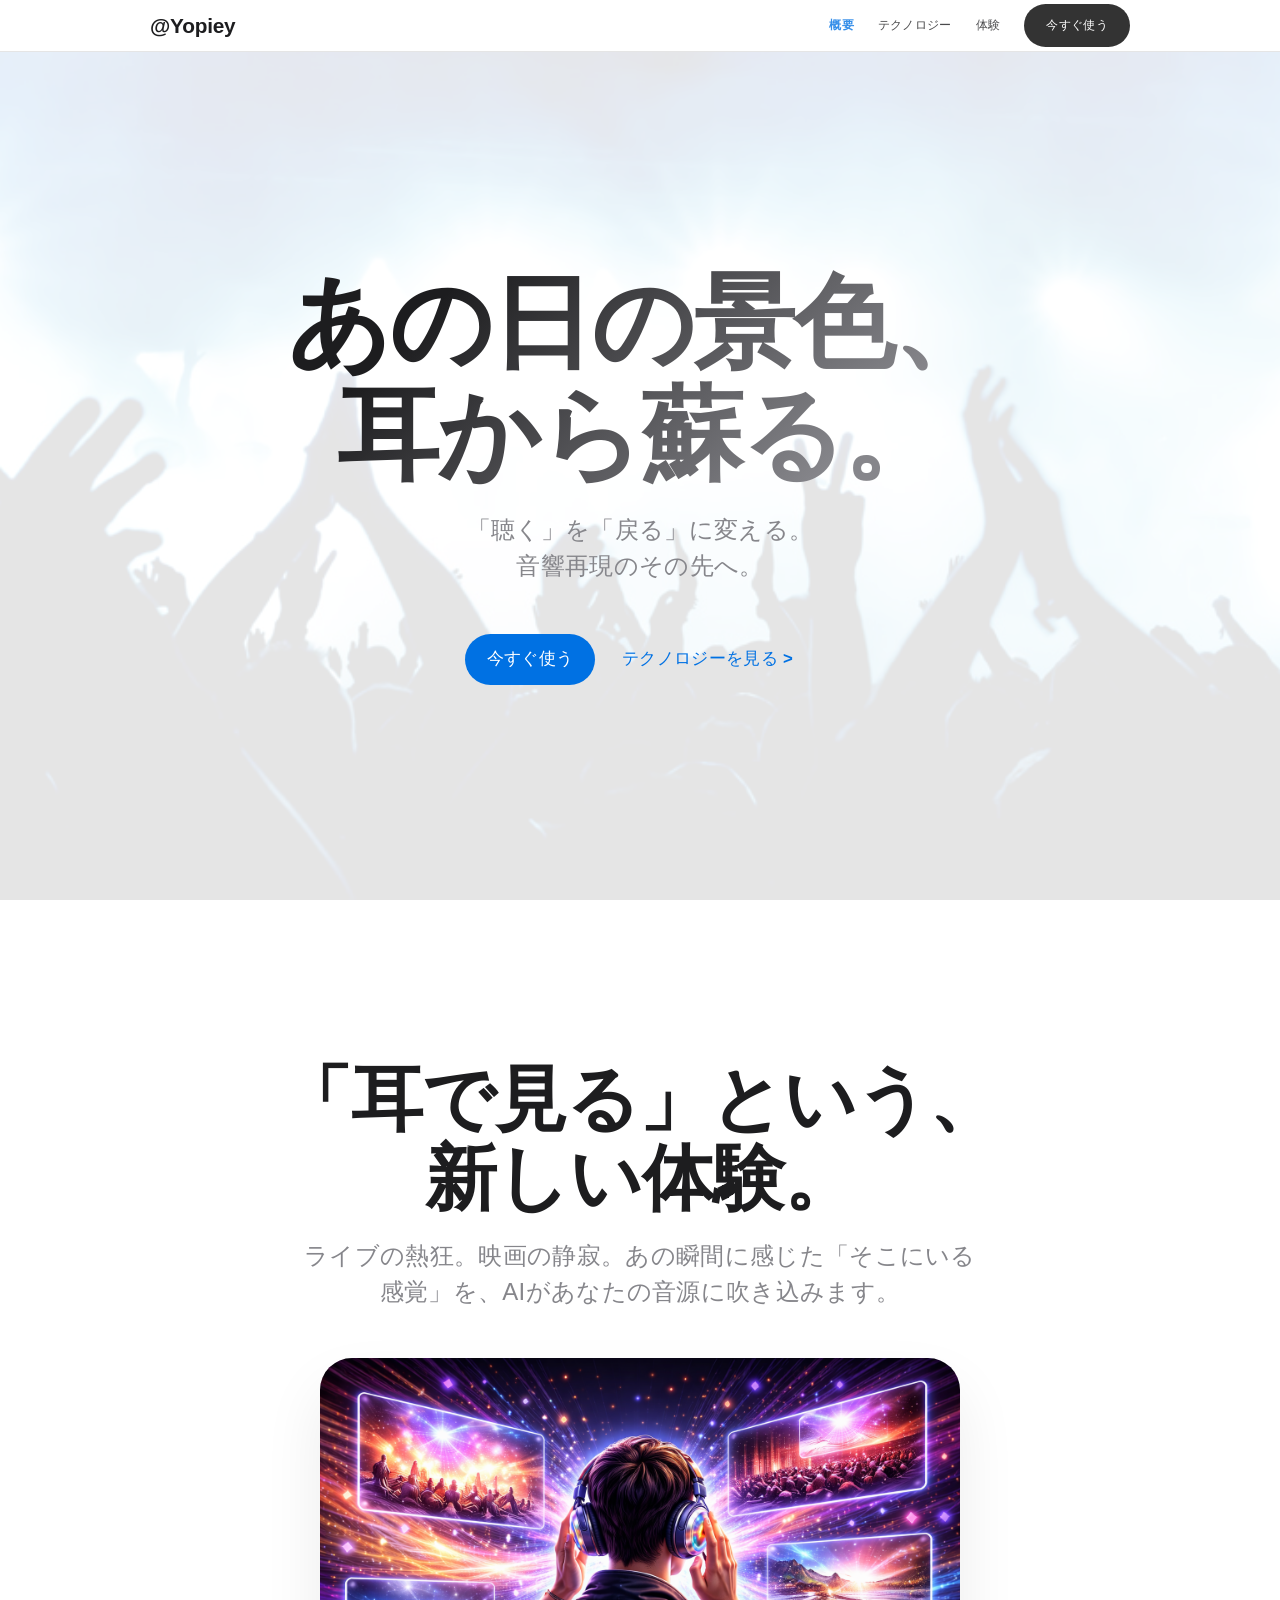
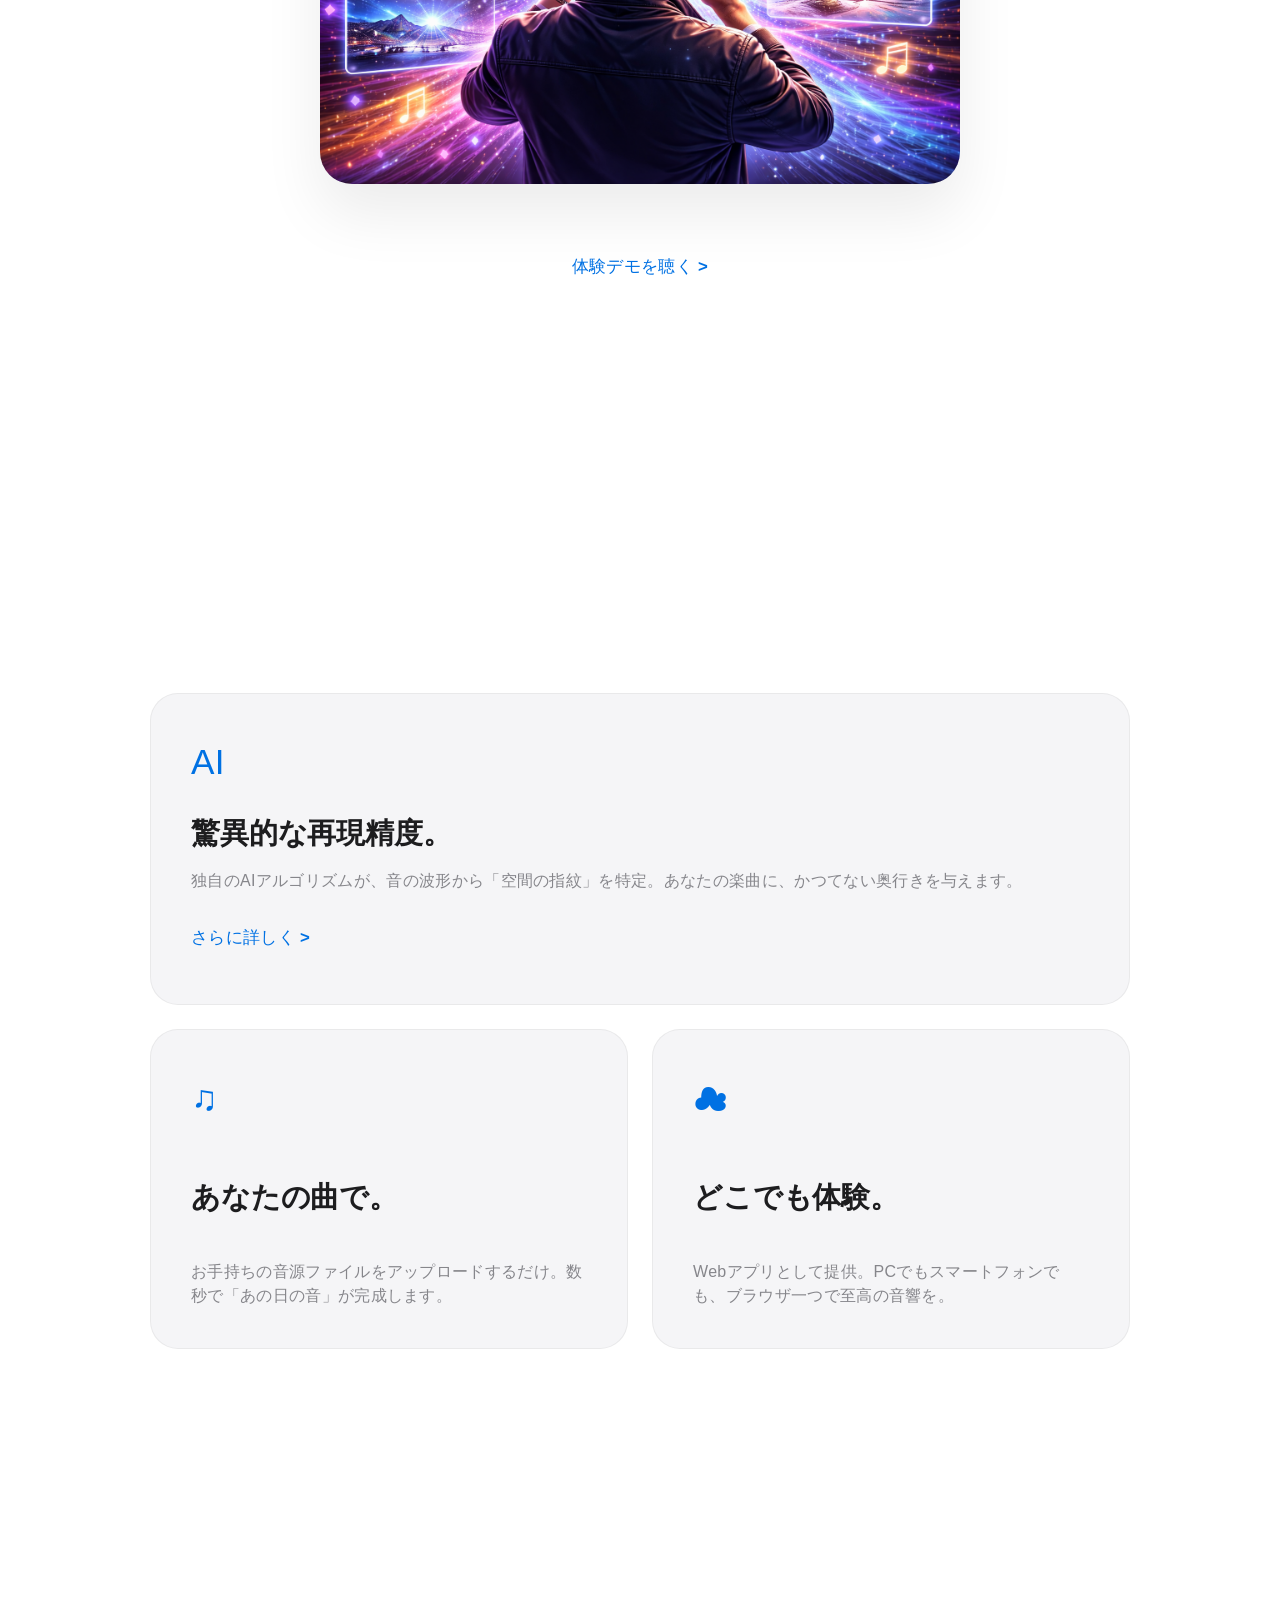
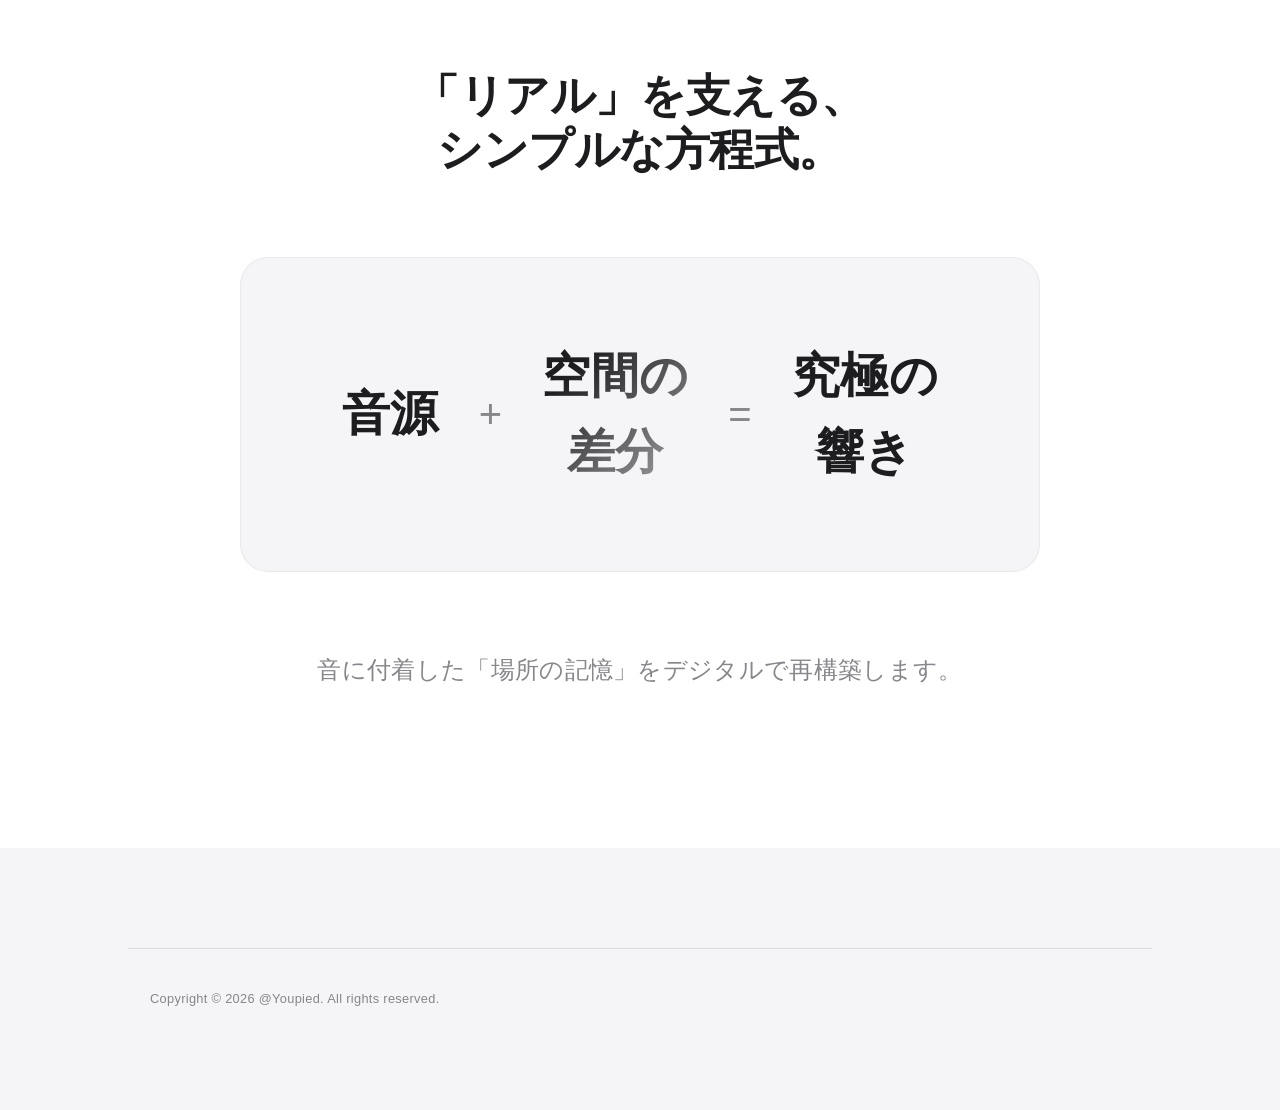
<file: index.html>
<!DOCTYPE html>
<html lang="ja">

<head>
    <meta charset="UTF-8">
    <meta name="viewport" content="width=device-width, initial-scale=1.0">
    <title>耳で見る、あの日の景色。| @Yopiey</title>
    <meta name="description" content="音源を「録音」に近づけ、当時の空間を再現する。AIと音響工学を駆使した、新しい音楽体験の探究。">
    <link rel="preconnect" href="https://fonts.googleapis.com">
    <link rel="preconnect" href="https://fonts.gstatic.com" crossorigin>
    <link href="https://fonts.googleapis.com/css2?family=Inter:wght@400;500;600;700&display=swap" rel="stylesheet">
    <link rel="stylesheet" href="style.css">
</head>

<body>
    <!-- Local (Product) Navigation -->
    <nav id="local-nav">
        <div class="container nav-content">
            <div class="product-name"><a href="index.html" style="text-decoration:none; color:inherit;">@Yopiey</a>
            </div>
            <div class="nav-links">
                <a href="index.html" class="active" style="color:var(--accent-color); font-weight:600;">概要</a>
                <a href="technology.html">テクノロジー</a>
                <a href="experience.html">体験</a>
                <a href="app.html" class="apple-btn black" target="_blank">今すぐ使う</a>
            </div>
        </div>
    </nav>

    <main>
        <!-- Hero Section -->
        <section id="hero">
            <div class="hero-bg-media">
                <img src="hero-bg.jpg" alt="Acoustic Scene">
            </div>
            <div class="hero-content container">
                <h1 class="headline-xl gradient-text reveal">あの日の景色、<br>耳から蘇る。</h1>
                <p class="subheadline reveal">「聴く」を「戻る」に変える。<br>音響再現のその先へ。</p>
                <div style="margin-top: 50px;" class="reveal">
                    <a href="app.html" class="apple-btn" target="_blank">今すぐ使う</a>
                    <a href="technology.html" class="apple-btn secondary">テクノロジーを見る</a>
                </div>
            </div>
        </section>

        <!-- Intro Section -->
        <section id="intro" class="section">
            <div class="container intro-block">
                <div class="center-content reveal">
                    <h2 class="headline-l">「耳で見る」という、<br>新しい体験。</h2>
                    <p class="subheadline">ライブの熱狂。映画の静寂。あの瞬間に感じた「そこにいる感覚」を、AIがあなたの音源に吹き込みます。</p>
                </div>
                <div class="intro-media reveal">
                    <img src="intro.png" alt="Experience Image">
                </div>
                <div class="center-content reveal" style="margin-top: 10px;">
                    <a href="experience.html" class="apple-btn secondary">体験デモを聴く</a>
                </div>
            </div>
        </section>

        <!-- Product Focus Bento -->
        <section id="features" class="section">
            <div class="container">
                <div class="bento-grid">
                    <div class="bento-item wide reveal">
                        <div class="bento-icon">AI</div>
                        <h3>驚異的な再現精度。</h3>
                        <p>独自のAIアルゴリズムが、音の波形から「空間の指紋」を特定。あなたの楽曲に、かつてない奥行きを与えます。</p>
                        <a href="technology.html" class="apple-btn secondary"
                            style="margin-top:20px; padding-left:0;">さらに詳しく</a>
                    </div>

                    <div class="bento-item tall reveal">
                        <div class="bento-icon">♫</div>
                        <h3>あなたの曲で。</h3>
                        <p>お手持ちの音源ファイルをアップロードするだけ。数秒で「あの日の音」が完成します。</p>
                    </div>

                    <div class="bento-item tall reveal">
                        <div class="bento-icon">☁</div>
                        <h3>どこでも体験。</h3>
                        <p>Webアプリとして提供。PCでもスマートフォンでも、ブラウザ一つで至高の音響を。</p>
                    </div>
                </div>
            </div>
        </section>

        <!-- Mathematical Focus -->
        <section id="definition" class="section">
            <div class="container reveal">
                <div class="center-content">
                    <h2 class="headline-m">「リアル」を支える、<br>シンプルな方程式。</h2>
                    <div class="formula-display">
                        <div class="expression">音源</div>
                        <div class="plus">+</div>
                        <div class="expression gradient-text">空間の<br>差分</div>
                        <div class="equals">=</div>
                        <div class="expression">究極の<br>響き</div>
                    </div>
                    <p class="subheadline">音に付着した「場所の記憶」をデジタルで再構築します。</p>
                </div>
            </div>
        </section>
    </main>

    <footer>
        <div class="container footer-content">
            <p>Copyright &copy; 2026 @Youpied. All rights reserved.</p>
        </div>
    </footer>

    <script src="script.js"></script>
</body>

</html>
</file>
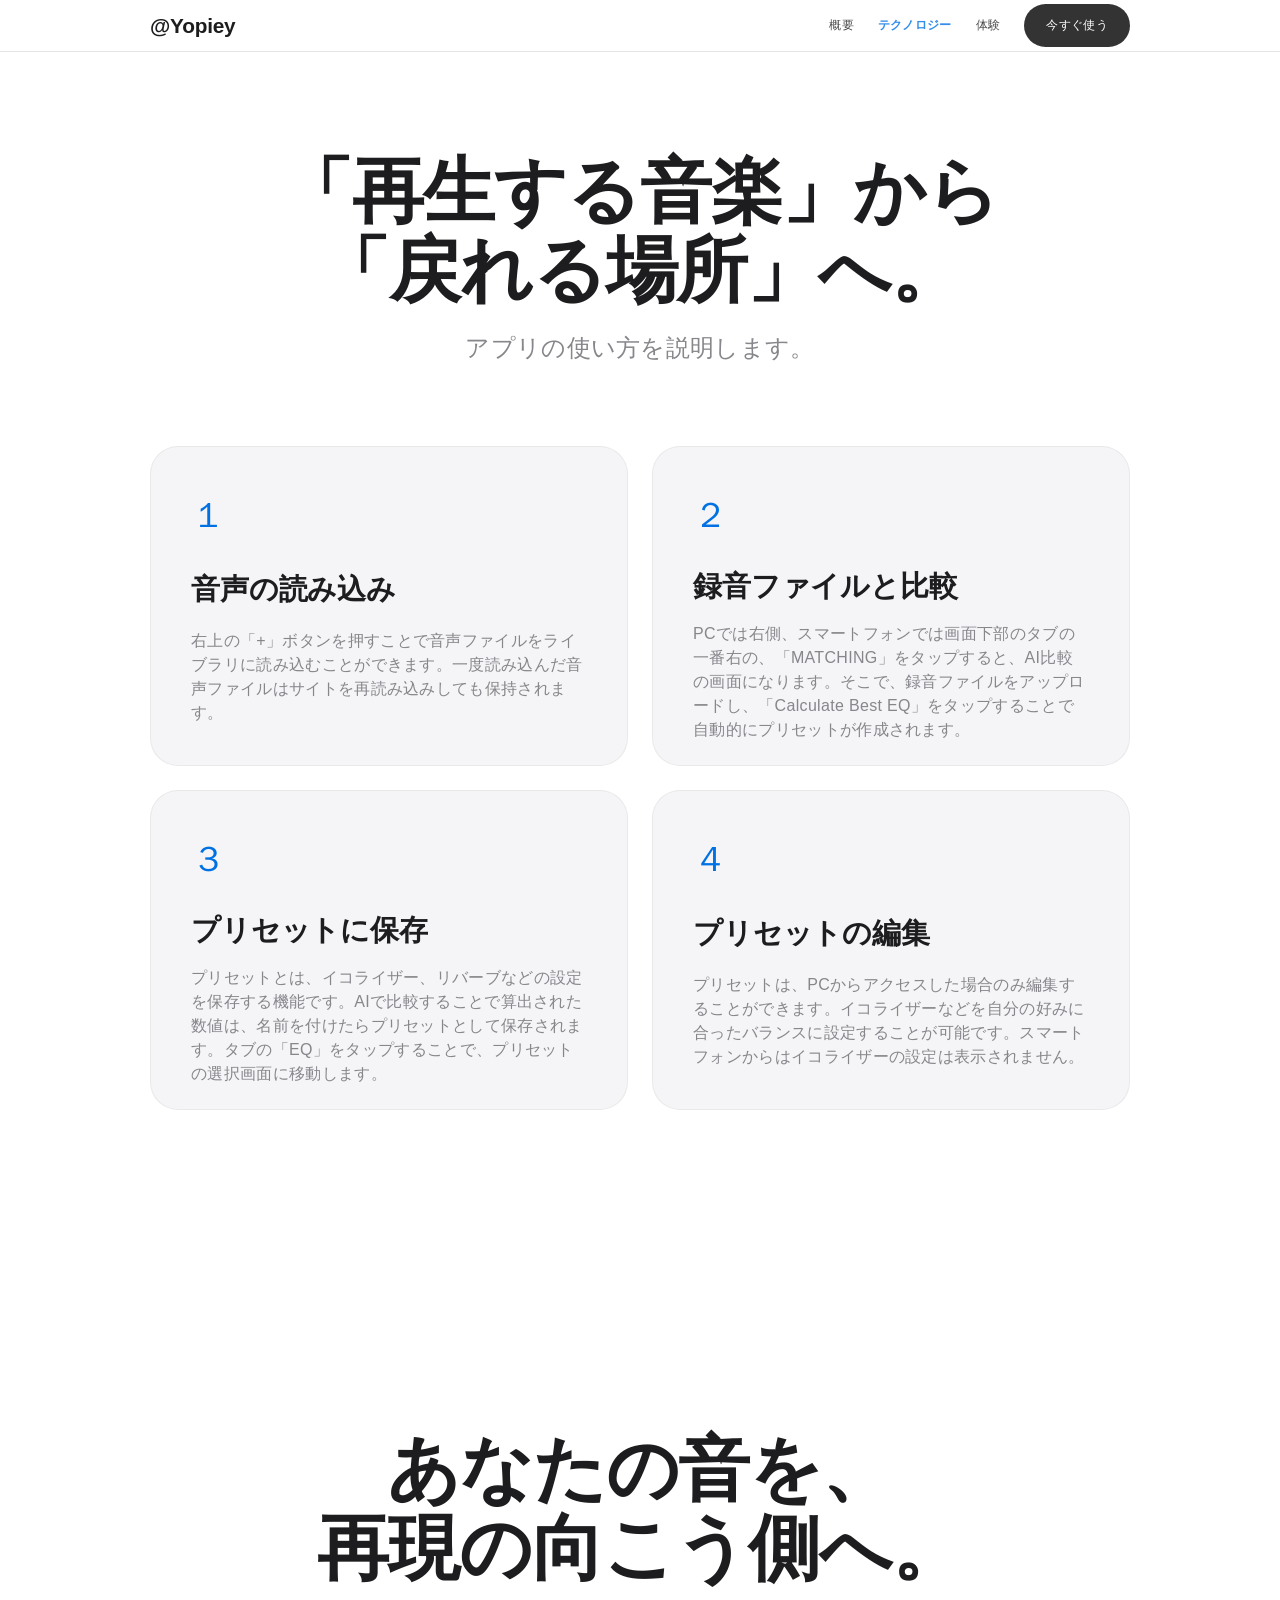
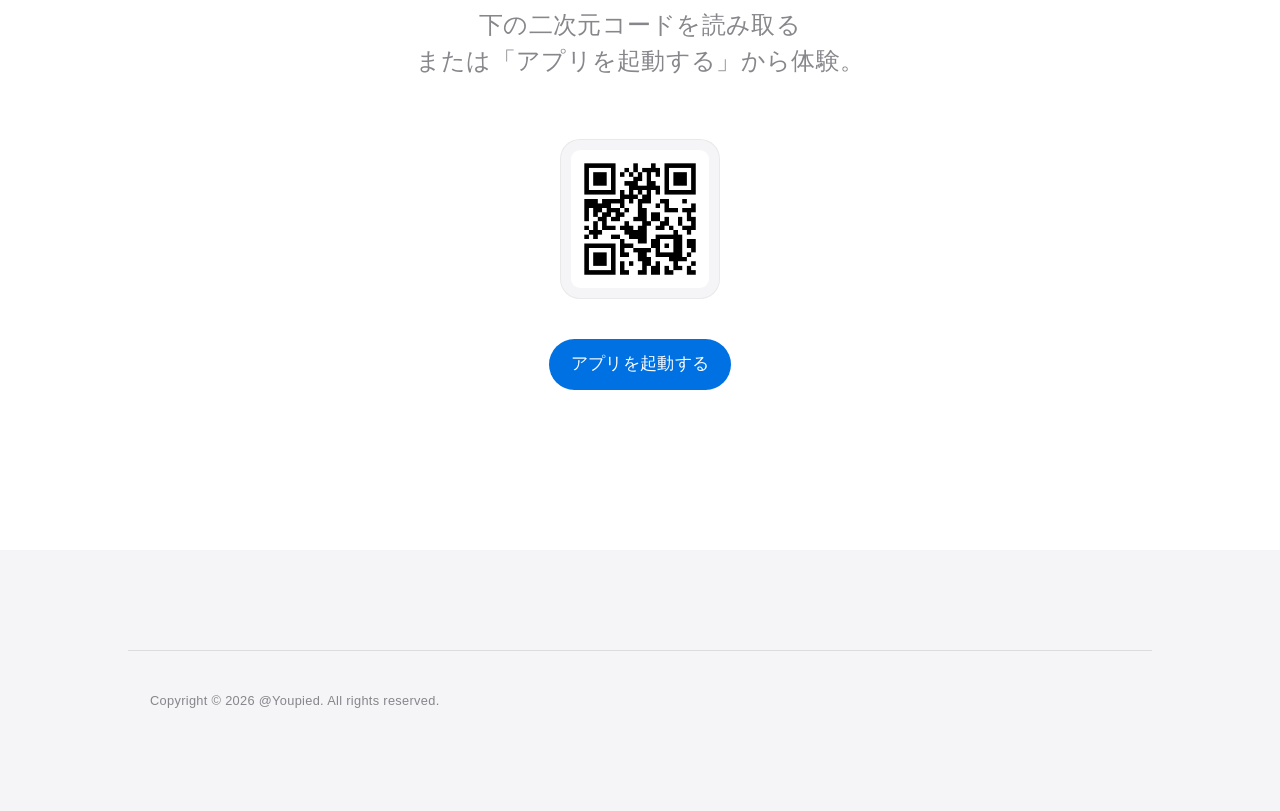
<file: app.html>
<!DOCTYPE html>
<html lang="ja">

<head>
    <meta charset="UTF-8">
    <meta name="viewport" content="width=device-width, initial-scale=1.0">
    <title>テクノロジー - 耳で見る、あの日の景色。| @Yopiey</title>
    <link rel="preconnect" href="https://fonts.googleapis.com">
    <link rel="preconnect" href="https://fonts.gstatic.com" crossorigin>
    <link href="https://fonts.googleapis.com/css2?family=Inter:wght@400;500;600;700&display=swap" rel="stylesheet">
    <link rel="stylesheet" href="style.css">
</head>

<body>
    <nav id="local-nav">
        <div class="container nav-content">
            <div class="product-name"><a href="index.html" style="text-decoration:none; color:inherit;">@Yopiey</a>
            </div>
            <div class="nav-links">
                <a href="index.html">概要</a>
                <a href="technology.html" class="active" style="color:var(--accent-color); font-weight:600;">テクノロジー</a>
                <a href="experience.html">体験</a>
                <a href="app.html" class="apple-btn black" target="_blank">今すぐ使う</a>
            </div>
        </div>
    </nav>

    <main>
        <section class="section" style="padding-top: 100px;">
            <div class="container">
                <div class="center-content reveal">
                    <h1 class="headline-l">「再生する音楽」から<br>「戻れる場所」へ。</h1>
                    <p class="subheadline">アプリの使い方を説明します。</p>
                </div>

                <div class="bento-grid">
                    <div class="bento-item tall reveal">
                        <div class="bento-icon">１</div>
                        <h3>音声の読み込み</h3>
                        <p>右上の「+」ボタンを押すことで音声ファイルをライブラリに読み込むことができます。一度読み込んだ音声ファイルはサイトを再読み込みしても保持されます。</p>
                    </div>

                    <div class="bento-item tall reveal">
                        <div class="bento-icon">２</div>
                        <h3>録音ファイルと比較</h3>
                        <p>PCでは右側、スマートフォンでは画面下部のタブの一番右の、「MATCHING」をタップすると、AI比較の画面になります。そこで、録音ファイルをアップロードし、「Calculate Best EQ」をタップすることで自動的にプリセットが作成されます。</p>
                    </div>

                    <div class="bento-item tall reveal">
                        <div class="bento-icon">３</div>
                        <h3>プリセットに保存</h3>
                        <p>プリセットとは、イコライザー、リバーブなどの設定を保存する機能です。AIで比較することで算出された数値は、名前を付けたらプリセットとして保存されます。タブの「EQ」をタップすることで、プリセットの選択画面に移動します。</p>
                    </div>

                    <div class="bento-item tall reveal">
                        <div class="bento-icon">４</div>
                        <h3>プリセットの編集</h3>
                        <p>プリセットは、PCからアクセスした場合のみ編集することができます。イコライザーなどを自分の好みに合ったバランスに設定することが可能です。スマートフォンからはイコライザーの設定は表示されません。</p>
                    </div>
                </div>
            </div>
        </section>

        <section id="app" class="section">
            <div class="container reveal">
                <div class="center-content">
                    <h2 class="headline-l">あなたの音を、<br>再現の向こう側へ。</h2>
                    <p class="subheadline">下の二次元コードを読み取る<br>または「アプリを起動する」から体験。</p>
                    <div
                        style="margin-top: 60px; display: flex; flex-direction: column; align-items: center; gap: 40px;">
                        <img src="QR_Code.png" alt="QR"
                            style="width: 160px; height: 160px; border-radius: 20px; background: #f5f5f7; padding: 10px; border: 1px solid rgba(0,0,0,0.05);">
                        <a href="https://eq-lab-site.vercel.app/" class="apple-btn" target="_blank"
                            rel="noopener">アプリを起動する</a>
                    </div>
                </div>
            </div>
        </section>

    <footer>
        <div class="container footer-content">
            <p>Copyright &copy; 2026 @Youpied. All rights reserved.</p>
        </div>
    </footer>

    <script src="script.js"></script>
</body>

</html>
</file>
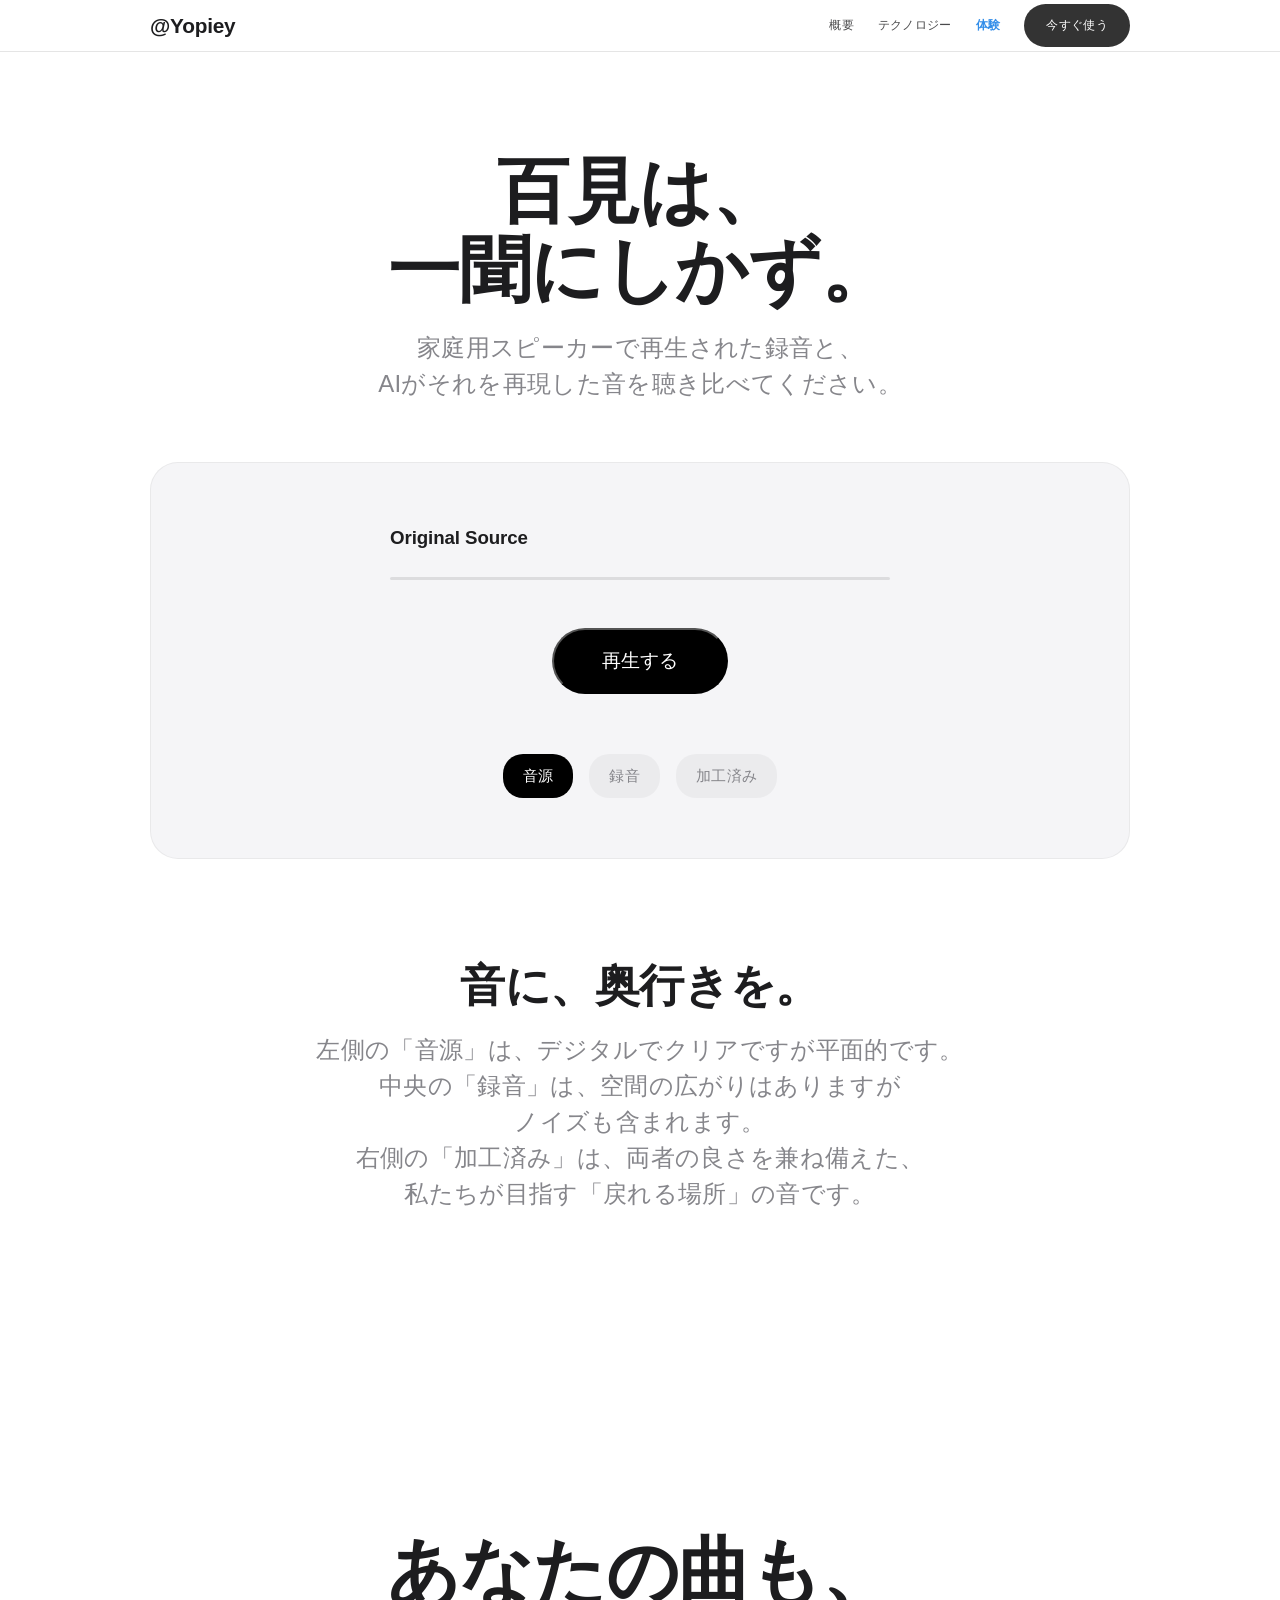
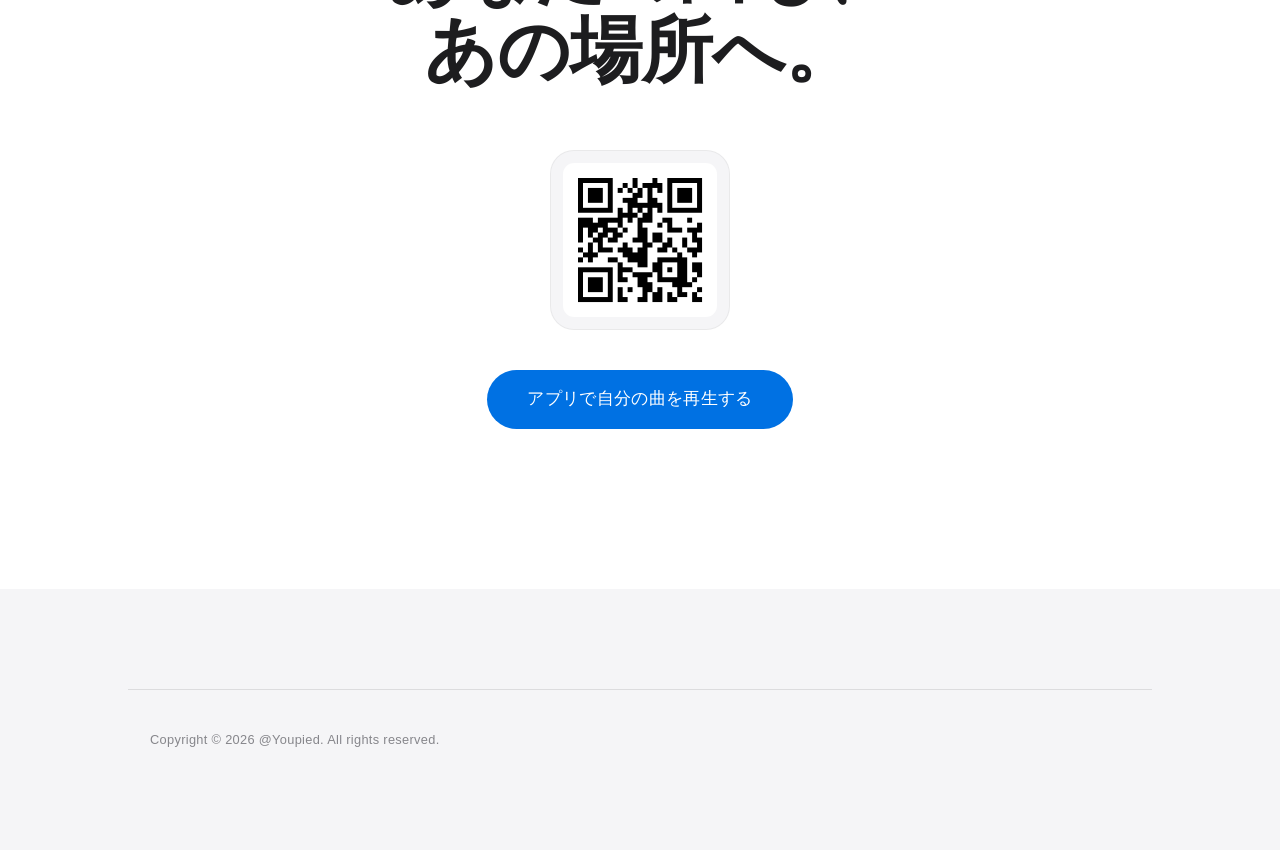
<file: experience.html>
<!DOCTYPE html>
<html lang="ja">

<head>
    <meta charset="UTF-8">
    <meta name="viewport" content="width=device-width, initial-scale=1.0">
    <title>体験する - 耳で見る、あの日の景色。| @Yopiey</title>
    <link rel="preconnect" href="https://fonts.googleapis.com">
    <link rel="preconnect" href="https://fonts.gstatic.com" crossorigin>
    <link href="https://fonts.googleapis.com/css2?family=Inter:wght@400;500;600;700&display=swap" rel="stylesheet">
    <link rel="stylesheet" href="style.css">
</head>

<body>
    <nav id="local-nav">
        <div class="container nav-content">
            <div class="product-name"><a href="index.html" style="text-decoration:none; color:inherit;">@Yopiey</a>
            </div>
            <div class="nav-links">
                <a href="index.html">概要</a>
                <a href="technology.html">テクノロジー</a>
                <a href="experience.html" class="active" style="color:var(--accent-color); font-weight:600;">体験</a>
                <a href="app.html" class="apple-btn black" target="_blank">今すぐ使う</a>
            </div>
        </div>
    </nav>

    <main>
        <section class="section" style="padding-top: 100px;">
            <div class="container">
                <div class="center-content reveal">
                    <h1 class="headline-l">百見は、<br>一聞にしかず。</h1>
                    <p class="subheadline">家庭用スピーカーで再生された録音と、<br>AIがそれを再現した音を聴き比べてください。</p>
                </div>

                <div class="player-wrapper reveal">
                    <div class="player-ui">
                        <h3 id="current-stage" style="margin-bottom: 24px; font-weight: 600;">Original Source</h3>
                        <div
                            style="width: 100%; height: 3px; background: rgba(0,0,0,0.1); margin-bottom: 48px; position: relative; border-radius: 10px;">
                            <div id="progress"
                                style="position: absolute; left: 0; top: 0; height: 100%; width: 0%; background: #000; border-radius: 10px;">
                            </div>
                        </div>
                        <div style="text-align: center;">
                            <button id="play-btn" class="apple-btn black"
                                style="padding: 18px 48px; font-size: 1.2rem;">再生する</button>
                        </div>
                        <audio id="demo-audio" src="demo.wav"></audio>
                    </div>

                    <div class="stage-labels" style="margin-top: 60px;">
                        <span class="label-pill active">音源</span>
                        <span class="label-pill">録音</span>
                        <span class="label-pill">加工済み</span>
                    </div>
                </div>

                <div class="center-content reveal" style="margin-top: 100px;">
                    <h2 class="headline-m">音に、奥行きを。</h2>
                    <p class="subheadline">
                        左側の「音源」は、デジタルでクリアですが平面的です。<br>
                        中央の「録音」は、空間の広がりはありますが<br>ノイズも含まれます。<br>
                        右側の「加工済み」は、両者の良さを兼ね備えた、<br>私たちが目指す「戻れる場所」の音です。
                    </p>
                </div>
            </div>
        </section>

        <section class="section">
            <div class="container center-content reveal">
                <h2 class="headline-l">あなたの曲も、<br>あの場所へ。</h2>
                <div style="margin-top: 60px; display: flex; flex-direction: column; align-items: center; gap: 40px;">
                    <img src="QR_Code.png" alt="QR"
                        style="width: 180px; height: 180px; border-radius: 24px; background: #f5f5f7; padding: 12px; border: 1px solid rgba(0,0,0,0.05);">
                    <a href="https://eq-lab-site.vercel.app/" class="apple-btn" target="_blank"
                        style="padding: 16px 40px;">アプリで自分の曲を再生する</a>
                </div>
            </div>
        </section>
    </main>

    <footer>
        <div class="container footer-content">
            <p>Copyright &copy; 2026 @Youpied. All rights reserved.</p>
        </div>
    </footer>

    <script src="script.js"></script>
</body>

</html>
</file>
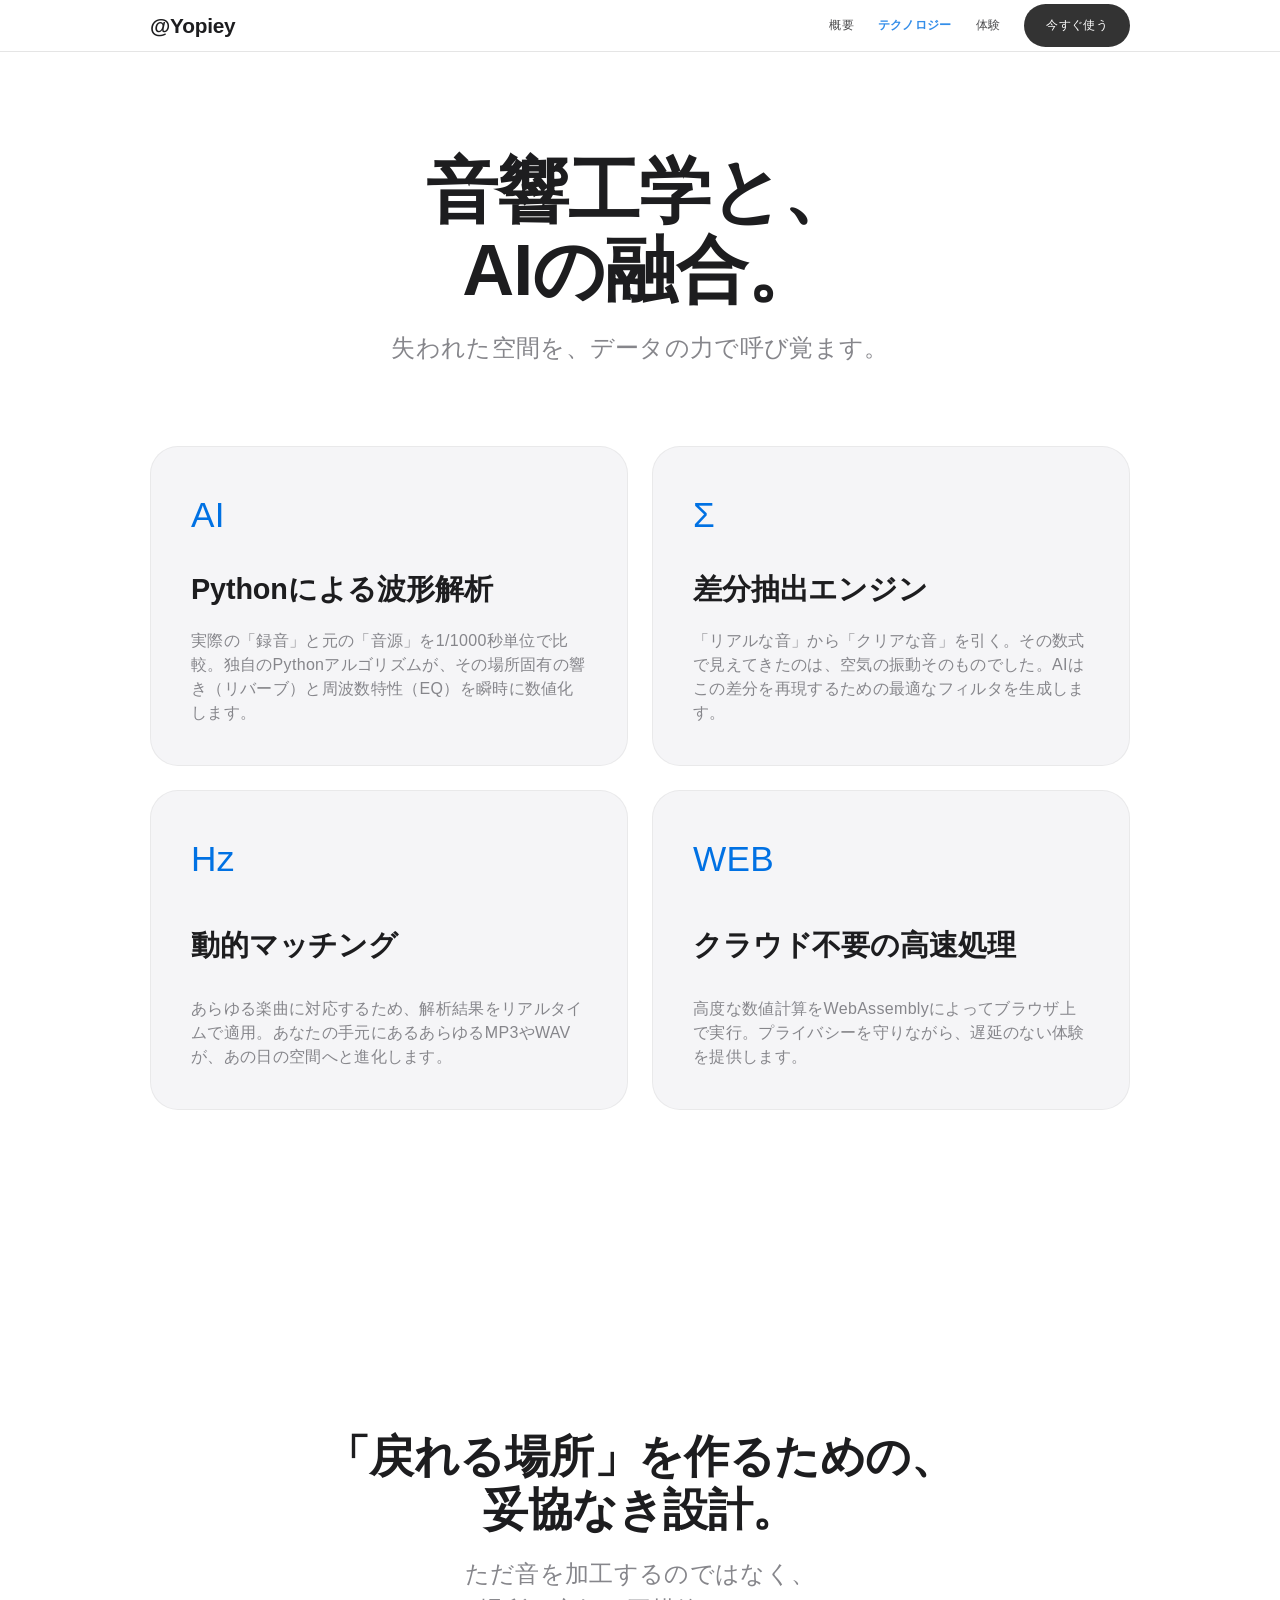
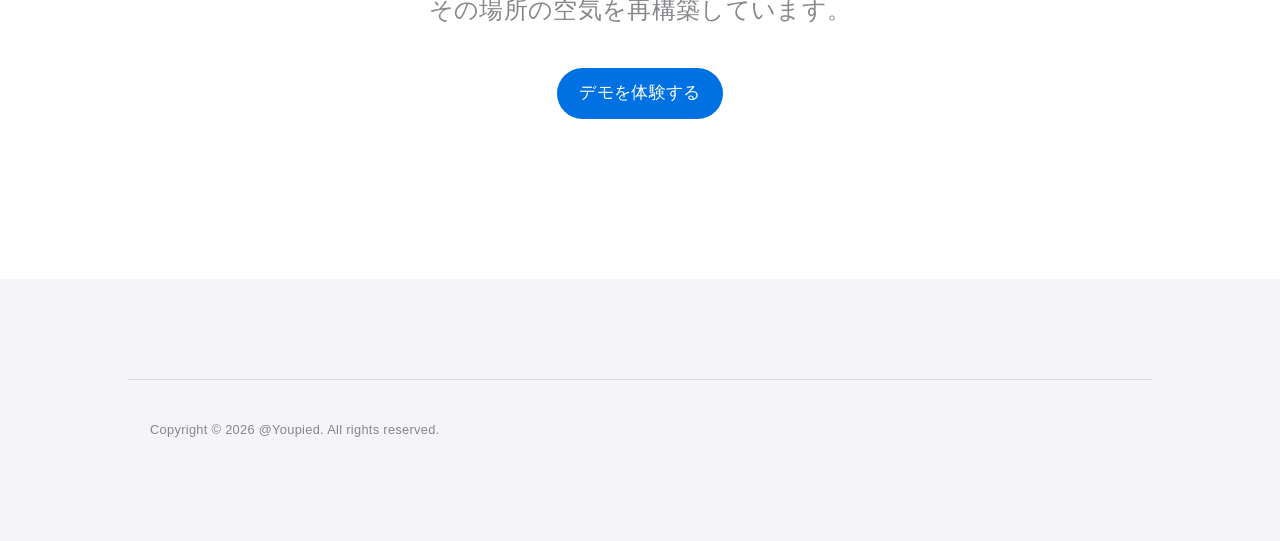
<file: technology.html>
<!DOCTYPE html>
<html lang="ja">

<head>
    <meta charset="UTF-8">
    <meta name="viewport" content="width=device-width, initial-scale=1.0">
    <title>テクノロジー - 耳で見る、あの日の景色。| @Yopiey</title>
    <link rel="preconnect" href="https://fonts.googleapis.com">
    <link rel="preconnect" href="https://fonts.gstatic.com" crossorigin>
    <link href="https://fonts.googleapis.com/css2?family=Inter:wght@400;500;600;700&display=swap" rel="stylesheet">
    <link rel="stylesheet" href="style.css">
</head>

<body>
    <nav id="local-nav">
        <div class="container nav-content">
            <div class="product-name"><a href="index.html" style="text-decoration:none; color:inherit;">@Yopiey</a>
            </div>
            <div class="nav-links">
                <a href="index.html">概要</a>
                <a href="technology.html" class="active" style="color:var(--accent-color); font-weight:600;">テクノロジー</a>
                <a href="experience.html">体験</a>
                <a href="app.html" class="apple-btn black" target="_blank">今すぐ使う</a>
            </div>
        </div>
    </nav>

    <main>
        <section class="section" style="padding-top: 100px;">
            <div class="container">
                <div class="center-content reveal">
                    <h1 class="headline-l">音響工学と、<br>AIの融合。</h1>
                    <p class="subheadline">失われた空間を、データの力で呼び覚ます。</p>
                </div>

                <div class="bento-grid">
                    <div class="bento-item tall reveal">
                        <div class="bento-icon">AI</div>
                        <h3>Pythonによる波形解析</h3>
                        <p>実際の「録音」と元の「音源」を1/1000秒単位で比較。独自のPythonアルゴリズムが、その場所固有の響き（リバーブ）と周波数特性（EQ）を瞬時に数値化します。</p>
                    </div>

                    <div class="bento-item tall reveal">
                        <div class="bento-icon">Σ</div>
                        <h3>差分抽出エンジン</h3>
                        <p>「リアルな音」から「クリアな音」を引く。その数式で見えてきたのは、空気の振動そのものでした。AIはこの差分を再現するための最適なフィルタを生成します。</p>
                    </div>

                    <div class="bento-item tall reveal">
                        <div class="bento-icon">Hz</div>
                        <h3>動的マッチング</h3>
                        <p>あらゆる楽曲に対応するため、解析結果をリアルタイムで適用。あなたの手元にあるあらゆるMP3やWAVが、あの日の空間へと進化します。</p>
                    </div>

                    <div class="bento-item tall reveal">
                        <div class="bento-icon">WEB</div>
                        <h3>クラウド不要の高速処理</h3>
                        <p>高度な数値計算をWebAssemblyによってブラウザ上で実行。プライバシーを守りながら、遅延のない体験を提供します。</p>
                    </div>
                </div>
            </div>
        </section>

        <section class="section">
            <div class="container center-content reveal">
                <h2 class="headline-m">「戻れる場所」を作るための、<br>妥協なき設計。</h2>
                <p class="subheadline">ただ音を加工するのではなく、<br>その場所の空気を再構築しています。</p>
                <div style="margin-top: 40px;">
                    <a href="experience.html" class="apple-btn">デモを体験する</a>
                </div>
            </div>
        </section>
    </main>

    <footer>
        <div class="container footer-content">
            <p>Copyright &copy; 2026 @Youpied. All rights reserved.</p>
        </div>
    </footer>

    <script src="script.js"></script>
</body>

</html>
</file>
<file: style.css>
:root {
    --bg-color: #ffffff;
    --text-color: #1d1d1f;
    --text-secondary: #86868b;
    --accent-color: #0071e3;
    --card-bg: #f5f5f7;
    --card-border: rgba(0, 0, 0, 0.05);
    --font-family: "SF Pro JP", "SF Pro Display", "SF Pro Icons", "Helvetica Neue", "Helvetica", "Arial", sans-serif;
    --section-padding: 160px 0;
    --border-radius: 28px;
    --subnav-height: 52px;
}

* {
    margin: 0;
    padding: 0;
    box-sizing: border-box;
    -webkit-font-smoothing: antialiased;
    -moz-osx-font-smoothing: grayscale;
}

html {
    scroll-behavior: smooth;
    font-size: 16px;
}

body {
    background-color: var(--bg-color);
    color: var(--text-color);
    font-family: var(--font-family);
    line-height: 1.6;
    /* Balanced line height for Japanese */
    font-weight: 400;
    letter-spacing: 0.02em;
    /* Slightly positive tracking for clarity */
    overflow-x: hidden;
    word-break: normal;
    /* Better for mixed English/Japanese */
    overflow-wrap: anywhere;
}

.container {
    max-width: 1024px;
    margin: 0 auto;
    padding: 0 22px;
}

/* --- Local Nav (Apple Signature) --- */

#local-nav {
    position: sticky;
    top: 0;
    width: 100%;
    height: var(--subnav-height);
    background: rgba(255, 255, 255, 0.72);
    backdrop-filter: saturate(180%) blur(20px);
    border-bottom: 1px solid rgba(0, 0, 0, 0.1);
    z-index: 9999;
    display: flex;
    align-items: center;
    transition: background-color 0.3s;
}

#local-nav.stuck {
    background: rgba(255, 255, 255, 0.85);
}

.nav-content {
    display: flex;
    justify-content: space-between;
    align-items: center;
    width: 100%;
}

.product-name {
    font-size: 1.3rem;
    font-weight: 600;
    letter-spacing: -0.01em;
}

.nav-links {
    display: flex;
    gap: 24px;
    align-items: center;
}

.nav-links a {
    text-decoration: none;
    color: var(--text-color);
    font-size: 0.75rem;
    opacity: 0.8;
    transition: opacity 0.2s;
}

.nav-links a:hover {
    opacity: 1;
    color: var(--accent-color);
}

/* --- Typography --- */
h1,
h2,
h3,
h4 {
    font-weight: 700;
    letter-spacing: -0.005em;
}

.headline-xl {
    font-size: clamp(2.5rem, 8vw, 6.5rem);
    /* Reduced min size for mobile */
    line-height: 1.1;
    font-weight: 700;
    letter-spacing: -0.02em;
    margin-bottom: 0.2em;
}

.headline-l {
    font-size: clamp(2rem, 6vw, 4.5rem);
    /* Reduced min size for mobile */
    line-height: 1.1;
    font-weight: 700;
    letter-spacing: -0.015em;
}

.headline-m {
    font-size: clamp(1.6rem, 4vw, 2.8rem);
    line-height: 1.2;
    font-weight: 600;
    letter-spacing: -0.01em;
}

.subheadline {
    font-size: clamp(1rem, 2vw, 1.5rem);
    color: var(--text-secondary);
    font-weight: 500;
    line-height: 1.5;
    margin-top: 1.2rem;
    max-width: 42rem;
    /* Better line length for readability */
    margin-left: auto;
    margin-right: auto;
}

.gradient-text {
    background: linear-gradient(135deg, #1d1d1f 20%, #86868b 80%);
    -webkit-background-clip: text;
    background-clip: text;
    -webkit-text-fill-color: transparent;
}

/* --- Animations --- */
.reveal {
    opacity: 0;
    transform: translateY(40px);
    transition: transform 1s cubic-bezier(0.25, 0.1, 0.25, 1), opacity 1s cubic-bezier(0.25, 0.1, 0.25, 1);
}

.reveal.visible {
    opacity: 1;
    transform: translateY(0);
}

/* --- Intro Block (Image Focus) --- */
.intro-block {
    display: flex;
    flex-direction: column;
    align-items: center;
    gap: 48px;
    text-align: center;
}

.intro-media {
    width: 100%;
    max-width: 640px;
    /* Smaller, focused size per user request */
    margin: 0 auto;
    border-radius: 32px;
    /* Smooth rounded corners */
    overflow: hidden;
    background: var(--card-bg);
    box-shadow: 0 30px 60px rgba(0, 0, 0, 0.08);
    transition: transform 0.6s cubic-bezier(0.2, 0.8, 0.2, 1);
}

.intro-media img {
    width: 100%;
    height: auto;
    display: block;
}

.intro-media:hover {
    transform: scale(1.02);
}

/* --- Hero --- */
#hero {
    height: calc(100vh - var(--subnav-height));
    display: flex;
    flex-direction: column;
    justify-content: center;
    align-items: center;
    text-align: center;
    background-color: #fff;
    position: relative;
}

.hero-bg-media {
    position: absolute;
    width: 100%;
    height: 100%;
    top: 0;
    left: 0;
    opacity: 0.1;
    z-index: 0;
}

.hero-bg-media img {
    width: 100%;
    height: 100%;
    object-fit: cover;
}

.hero-content {
    position: relative;
    z-index: 1;
}

/* --- Sections --- */
.section {
    padding: var(--section-padding);
}

.center-content {
    text-align: center;
    max-width: 800px;
    margin: 0 auto;
}

/* --- Bento Grid (Dynamic and Complex) --- */
.bento-grid {
    display: grid;
    grid-template-columns: repeat(12, 1fr);
    grid-gap: 24px;
    margin-top: 80px;
}

.bento-item {
    grid-column: span 12;
    background: var(--card-bg);
    border-radius: var(--border-radius);
    padding: 40px;
    position: relative;
    overflow: hidden;
    display: flex;
    flex-direction: column;
    justify-content: space-between;
    border: 1px solid var(--card-border);
    transition: transform 0.4s cubic-bezier(0.4, 0, 0.25, 1);
}

.bento-item:hover {
    transform: scale(1.01);
}

.bento-item.tall {
    grid-column: span 6;
    height: 320px;
}

.bento-item.wide {
    grid-column: span 12;
}

.bento-item.medium {
    grid-column: span 6;
    height: 360px;
}

.bento-item h3 {
    font-size: 1.8rem;
    margin-bottom: 0.8rem;
}

.bento-item p {
    color: var(--text-secondary);
    font-size: 1rem;
    line-height: 1.5;
    max-width: 100%;
}

.bento-icon {
    font-size: 2.2rem;
    margin-bottom: 20px;
    color: var(--accent-color);
}

/* --- Full Width Media --- */
.full-width-media {
    grid-column: span 12;
    margin-top: 40px;
    border-radius: var(--border-radius);
    overflow: hidden;
    background: #fff;
    border: 1px solid var(--card-border);
    box-shadow: 0 40px 100px rgba(0, 0, 0, 0.06);
}

.full-width-media img {
    width: 100%;
    display: block;
    transition: transform 2.5s cubic-bezier(0.15, 1, 0.15, 1);
}

.full-width-media:hover img {
    transform: scale(1.03);
}

/* --- Formula Display --- */
.formula-display {
    background: var(--card-bg);
    padding: 80px 40px;
    border-radius: var(--border-radius);
    display: flex;
    justify-content: center;
    align-items: center;
    flex-wrap: nowrap;
    /* Forces horizontal layout */
    gap: clamp(10px, 4vw, 40px);
    /* Dynamic gap to prevent wrapping */
    margin: 80px 0;
    border: 1px solid var(--card-border);
    overflow-x: auto;
    /* Fallback for extremely small screens */
}

.expression {
    font-size: 3rem;
    font-weight: 700;
}

.plus,
.equals {
    color: var(--text-secondary);
    font-size: 2.5rem;
    font-weight: 300;
}

/* --- Demo Player --- */
.player-wrapper {
    background: var(--card-bg);
    border-radius: var(--border-radius);
    padding: 60px 24px;
    margin-top: 60px;
    border: 1px solid var(--card-border);
}

.player-ui {
    max-width: 500px;
    margin: 0 auto;
}

.stage-labels {
    display: flex;
    justify-content: center;
    gap: 16px;
    flex-wrap: wrap;
}

.label-pill {
    padding: 10px 20px;
    border-radius: 20px;
    background: rgba(0, 0, 0, 0.04);
    color: var(--text-secondary);
    font-size: 0.95rem;
    font-weight: 500;
    transition: all 0.2s;
    cursor: pointer;
    white-space: nowrap;
}

.label-pill.active {
    background: #000;
    color: #fff;
}

/* --- Buttons --- */
.apple-btn {
    background: #0071e3;
    color: #fff;
    padding: 12px 22px;
    border-radius: 980px;
    text-decoration: none;
    font-weight: 500;
    font-size: 1.05rem;
    display: inline-block;
    transition: all 0.2s cubic-bezier(0.4, 0, 0.2, 1);
}

.apple-btn:hover {
    background: #0077ed;
    transform: scale(1.05);
}

.apple-btn.secondary {
    background: none;
    color: #0071e3;
}

.apple-btn.secondary::after {
    content: ' >';
    font-weight: 700;
}

.apple-btn.black {
    background: #000;
    color: #fff;
}

/* --- Footer --- */
footer {
    padding: 100px 0;
    background: #f5f5f7;
    color: var(--text-secondary);
}

.footer-content {
    border-top: 1px solid rgba(0, 0, 0, 0.1);
    padding-top: 40px;
    font-size: 0.8rem;
    line-height: 1.6;
}

/* --- Responsive --- */
@media (max-width: 1200px) {
    .nav-links a:not(.apple-btn) {
        display: none;
    }

    .nav-links {
        gap: 16px;
    }

    .product-name {
        font-size: 1.2rem;
        flex-shrink: 0;
    }
}

@media (max-width: 1024px) {

    .bento-item,
    .bento-item.tall,
    .bento-item.medium {
        grid-column: span 12;
        height: auto;
        min-height: 280px;
    }
}

@media (max-width: 768px) {
    :root {
        --section-padding: 60px 0;
    }

    .headline-xl {
        font-size: 2.4rem;
    }

    .headline-l {
        font-size: 2rem;
    }

    .bento-item {
        padding: 32px;
    }

    .bento-item h3 {
        font-size: 1.4rem;
    }

    .formula-display {
        padding: 40px 20px;
        gap: 12px;
    }

    .expression {
        font-size: 1.2rem;
    }

    .plus,
    .equals {
        font-size: 1.2rem;
    }
}

@media (max-width: 480px) {
    .nav-content {
        padding: 0 16px;
    }

    .apple-btn.black {
        padding: 8px 16px;
        font-size: 0.85rem;
    }
}
</file>
